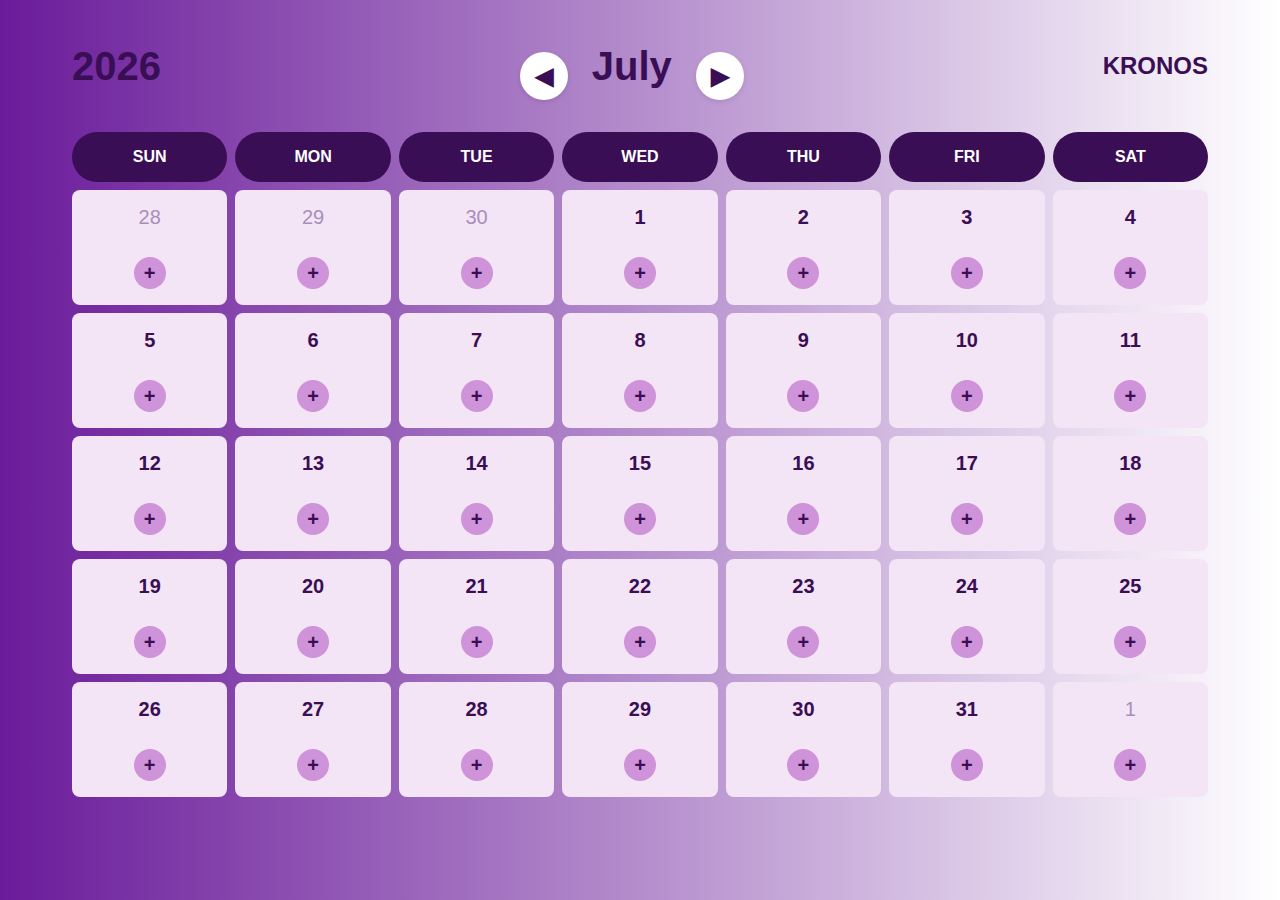
<file: c.html>
<!DOCTYPE html>
<html lang="en">
<head>
  <meta charset="UTF-8">
  <meta name="viewport" content="width=device-width, initial-scale=1.0">
  <title>Kronos Calendar</title>
  <style>
    * {
      margin: 0;
      padding: 0;
      box-sizing: border-box;
      font-family: 'Segoe UI', Tahoma, Geneva, Verdana, sans-serif;
    }
    
    body {
      background: linear-gradient(to right, #6a1b9a, #ffffff);
      min-height: 100vh;
    }
    
    .container {
      max-width: 1200px;
      margin: 0 auto;
      padding: 2rem;
    }
    
    .calendar-header {
      display: flex;
      justify-content: space-between;
      align-items: center;
      margin-bottom: 2rem;
    }
    
    .year {
      font-size: 2.5rem;
      font-weight: bold;
      color: #3a0e54;
    }
    
    .month-selector {
      display: flex;
      align-items: center;
      gap: 1.5rem;
    }
    
    .month {
      font-size: 2.5rem;
      font-weight: bold;
      color: #3a0e54;
    }
    
    .nav-button {
      background-color: white;
      border: none;
      border-radius: 50%;
      width: 3rem;
      height: 3rem;
      display: flex;
      align-items: center;
      justify-content: center;
      cursor: pointer;
      box-shadow: 0 2px 5px rgba(0,0,0,0.1);
      color: #3a0e54;
      font-size: 1.5rem;
    }
    
    .brand {
      font-size: 1.5rem;
      font-weight: bold;
      color: #3a0e54;
    }
    
    .weekdays {
      display: grid;
      grid-template-columns: repeat(7, 1fr);
      gap: 0.5rem;
      margin-bottom: 0.5rem;
    }
    
    .weekday {
      background-color: #3a0e54;
      color: white;
      padding: 1rem;
      text-align: center;
      border-radius: 2rem;
      font-weight: bold;
    }
    
    .calendar-grid {
      display: grid;
      grid-template-columns: repeat(7, 1fr);
      gap: 0.5rem;
    }
    
    .calendar-row {
      display: contents;
    }
    
    .calendar-day {
      background-color: #f3e5f5;
      border-radius: 0.5rem;
      padding: 1rem;
      min-height: 5rem;
      display: flex;
      flex-direction: column;
      align-items: center;
      position: relative;
    }
    
    .date-number {
      margin-bottom: 0.5rem;
      font-size: 1.25rem;
    }
    
    .current-month {
      color: #3a0e54;
      font-weight: bold;
    }
    
    .other-month {
      color: #aa8eba;
    }
    
    .add-event {
      width: 2rem;
      height: 2rem;
      background-color: #ce93d8;
      border: none;
      border-radius: 50%;
      color: #3a0e54;
      font-size: 1.25rem;
      display: flex;
      align-items: center;
      justify-content: center;
      cursor: pointer;
      transition: background-color 0.2s;
    }
    
    .add-event:hover {
      background-color: #ba68c8;
    }

    .event-list {
      width: 100%;
      margin-top: 0.5rem;
      display: flex;
      flex-direction: column;
      gap: 0.25rem;
      max-height: 5rem;
      overflow-y: auto;
    }
    
    .event-item {
      background-color: #9c27b0;
      color: white;
      font-size: 0.7rem;
      padding: 0.25rem 0.5rem;
      border-radius: 0.25rem;
      text-align: center;
      width: 100%;
      white-space: nowrap;
      overflow: hidden;
      text-overflow: ellipsis;
      cursor: pointer;
    }
    
    /* Modal styles */
    .modal {
      display: none;
      position: fixed;
      top: 0;
      left: 0;
      width: 100%;
      height: 100%;
      background-color: rgba(0, 0, 0, 0.5);
      z-index: 1000;
      justify-content: center;
      align-items: center;
      padding: 1rem;
    }
    
    .modal-content {
      background: white;
      padding: 2rem;
      border-radius: 1rem;
      box-shadow: 0 4px 20px rgba(0,0,0,0.2);
      width: 100%;
      max-width: 450px;
      position: relative;
      max-height: 90vh;
      overflow-y: auto;
    }
    
    .close-button {
      position: absolute;
      top: 1rem;
      right: 1rem;
      background: none;
      border: none;
      font-size: 1.5rem;
      cursor: pointer;
      color: #666;
      z-index: 10;
      padding: 0;
      line-height: 1;
      width: auto;
      margin-top: 0;
    }
    
    form {
      color: #333;
    }

    h2 {
      margin-bottom: 20px;
      text-align: center;
      color: #6a1b9a;
      font-size: 1.5rem;
    }

    label {
      margin-top: 10px;
      display: block;
      font-size: 0.9rem;
      color: #444;
    }

    input, select {
      width: 100%;
      padding: 6px 8px;
      margin-top: 5px;
      font-size: 0.85rem;
      border: 1px solid #ccc;
      border-radius: 6px;
      background: #f9f9f9;
      color: #000;
    }

    input[type="number"]::-webkit-inner-spin-button {
      -webkit-appearance: none;
    }

    button {
      width: 100%;
      padding: 10px;
      background: #6a1b9a;
      color: #fff;
      font-weight: bold;
      margin-top: 20px;
      cursor: pointer;
      border: none;
      border-radius: 6px;
      transition: background 0.3s;
      font-size: 0.95rem;
    }

    button[type="submit"]:hover {
      background: #4a0072;
    }

    .time-container {
      display: flex;
      gap: 0.5rem;
      margin-bottom: 1rem;
    }
    
    .time-input {
      flex: 1;
    }
    
    .ampm-select {
      width: 5rem;
    }
    
    .recurrence-options {
      display: none;
      margin-top: 10px;
    }
    
    select {
      margin-bottom: 10px;
    }
    
    .form-group {
      margin-bottom: 1rem;
    }

    /* Event details modal */
    .event-details {
      margin-top: 1rem;
    }

    .event-details p {
      margin-bottom: 0.5rem;
      font-size: 0.9rem;
    }

    .event-detail-label {
      font-weight: bold;
      color: #6a1b9a;
    }

    .event-actions {
      display: flex;
      gap: 1rem;
      margin-top: 1rem;
    }

    .event-actions button {
      flex: 1;
      margin-top: 0;
    }

    .delete-btn {
      background-color: #e53935;
    }

    .delete-btn:hover {
      background-color: #c62828;
    }
  </style>
</head>
<body>
  <div class="container">
    <div class="calendar-header">
      <div class="year" id="current-year">2025</div>
      <div class="month-selector">
        <button class="nav-button" id="prev-month">&#9664;</button>
        <div class="month" id="current-month">July</div>
        <button class="nav-button" id="next-month">&#9654;</button>
      </div>
      <div class="brand">KRONOS</div>
    </div>
    
    <div class="weekdays">
      <div class="weekday">SUN</div>
      <div class="weekday">MON</div>
      <div class="weekday">TUE</div>
      <div class="weekday">WED</div>
      <div class="weekday">THU</div>
      <div class="weekday">FRI</div>
      <div class="weekday">SAT</div>
    </div>
    
    <div class="calendar-grid" id="calendar-grid">
      <!-- Calendar days will be generated here by JavaScript -->
    </div>
  </div>
  
  <!-- Event Creation Modal -->
  <div class="modal" id="event-modal">
    <div class="modal-content">
      <button class="close-button" id="close-modal">&#10005;</button>
      
      <form id="event-form">
        <h2>Create New Event</h2>
        
        <input type="hidden" id="selected-date" name="event_date">
        
        <div class="form-group">
          <label>Event Title:</label>
          <input type="text" name="title" id="event-title" placeholder="Event Title" required>
        </div>
        
        <div class="form-group">
          <label>Description:</label>
          <input type="text" name="description" id="event-description" placeholder="Description">
        </div>
        
        <div class="form-group">
          <label>Date:</label>
          <input type="date" name="event_date" id="event-date-input" required>
        </div>
        
        <div id="ampm-wrapper">
          <div class="form-group">
            <label>Start Time:</label>
            <div class="time-container">
              <input type="time" name="start_time" id="event-start-time" class="time-input" required>
              <select name="start_ampm" class="ampm-select">
                <option value="AM">AM</option>
                <option value="PM">PM</option>
              </select>
            </div>
          </div>
          
          <div class="form-group">
            <label>End Time:</label>
            <div class="time-container">
              <input type="time" name="end_time" id="event-end-time" class="time-input" required>
              <select name="end_ampm" class="ampm-select">
                <option value="AM">AM</option>
                <option value="PM">PM</option>
              </select>
            </div>
          </div>
        </div>
        
        <div class="form-group">
          <label>Reminder (minutes before):</label>
          <input type="number" name="reminder_minutes_before" id="event-reminder" placeholder="e.g. 15" min="0">
        </div>
        
        <div class="form-group">
          <label>Is this event recurring?</label>
          <select name="is_recurring" id="is-recurring">
            <option value="no">No</option>
            <option value="yes">Yes</option>
          </select>
        </div>
        
        <div class="recurrence-options" id="recurrence-options">
          <label>Recurrence Rule:</label>
          <select name="recurrence_rule" id="recurrence-rule">
            <option value="daily">Daily</option>
            <option value="weekly">Weekly</option>
            <option value="monthly">Monthly</option>
            <option value="yearly">Yearly</option>
          </select>
        </div>
        
        <div class="form-group">
          <label>Invite Users (comma-separated emails):</label>
          <input type="text" name="invitees" id="event-invitees" placeholder="user1@example.com, user2@example.com">
        </div>
        
        <button type="submit">Create Event</button>
      </form>
    </div>
  </div>

  <!-- Event Details Modal -->
  <div class="modal" id="event-details-modal">
    <div class="modal-content">
      <button class="close-button" id="close-details-modal">&#10005;</button>
      
      <h2>Event Details</h2>
      
      <div class="event-details" id="event-details">
        <!-- Event details will be populated here -->
      </div>
      
      <div class="event-actions">
        <button class="edit-btn" id="edit-event-btn">Edit</button>
        <button class="delete-btn" id="delete-event-btn">Delete</button>
      </div>
    </div>
  </div>

  <script>
    // Calendar state
    let currentYear = new Date().getFullYear();
    let currentMonth = new Date().getMonth(); // 0-indexed where 0 is January
    let selectedDate = null;
    let selectedEvent = null;
    let events = [];
    
    // Month names array
    const monthNames = [
      "January", "February", "March", "April", "May", "June",
      "July", "August", "September", "October", "November", "December"
    ];
    
    // Load events from localStorage
  function loadEvents() {
  fetch('c.php')
    .then(response => response.json())
    .then(data => {
      events = data.map(e => {
        e.date = new Date(e.date);
        return e;
      });
      renderCalendar();
    })
    .catch(error => {
      console.error('Error loading events:', error);
    });
}

    
    // Save events to localStorage
    function saveEvents() {
      localStorage.setItem('calendarEvents', JSON.stringify(events));
    }
    
    // Get DOM elements
    const calendarGrid = document.getElementById('calendar-grid');
    const currentYearElement = document.getElementById('current-year');
    const currentMonthElement = document.getElementById('current-month');
    const prevMonthButton = document.getElementById('prev-month');
    const nextMonthButton = document.getElementById('next-month');
    const eventModal = document.getElementById('event-modal');
    const closeModalButton = document.getElementById('close-modal');
    const selectedDateInput = document.getElementById('selected-date');
    const eventDateInput = document.getElementById('event-date-input');
    const isRecurringSelect = document.getElementById('is-recurring');
    const recurrenceOptions = document.getElementById('recurrence-options');
    const eventForm = document.getElementById('event-form');
    const eventDetailsModal = document.getElementById('event-details-modal');
    const closeDetailsModalButton = document.getElementById('close-details-modal');
    const eventDetailsElement = document.getElementById('event-details');
    const editEventButton = document.getElementById('edit-event-btn');
    const deleteEventButton = document.getElementById('delete-event-btn');
    
    // Helper functions for date calculations
    function getDaysInMonth(year, month) {
      return new Date(year, month + 1, 0).getDate();
    }
    
    function getFirstDayOfMonth(year, month) {
      return new Date(year, month, 1).getDay();
    }
    
    // Format date as YYYY-MM-DD
    function formatDate(date) {
      const year = date.getFullYear();
      const month = String(date.getMonth() + 1).padStart(2, '0');
      const day = String(date.getDate()).padStart(2, '0');
      return `${year}-${month}-${day}`;
    }
    
    // Check if dates are the same day
    function isSameDay(date1, date2) {
      return date1.getFullYear() === date2.getFullYear() &&
             date1.getMonth() === date2.getMonth() &&
             date1.getDate() === date2.getDate();
    }
    
    // Generate and render calendar
    function renderCalendar() {
      // Clear existing content
      calendarGrid.innerHTML = '';
      
      // Update header
      currentYearElement.textContent = currentYear;
      currentMonthElement.textContent = monthNames[currentMonth];
      
      const daysInMonth = getDaysInMonth(currentYear, currentMonth);
      const firstDay = getFirstDayOfMonth(currentYear, currentMonth);
      
      // Get days from previous month
      const prevMonth = currentMonth === 0 ? 11 : currentMonth - 1;
      const prevYear = currentMonth === 0 ? currentYear - 1 : currentYear;
      const daysInPrevMonth = getDaysInMonth(prevYear, prevMonth);
      
      // Create array to hold all days to display
      const days = [];
      
      // Previous month days
      for (let i = firstDay - 1; i >= 0; i--) {
        days.push({
          day: daysInPrevMonth - i,
          currentMonth: false,
          date: new Date(prevYear, prevMonth, daysInPrevMonth - i)
        });
      }
      
      // Current month days
      for (let i = 1; i <= daysInMonth; i++) {
        days.push({
          day: i,
          currentMonth: true,
          date: new Date(currentYear, currentMonth, i)
        });
      }
      
      // Next month days (to fill out the grid)
      const totalCells = Math.ceil((firstDay + daysInMonth) / 7) * 7;
      const nextDaysNeeded = totalCells - days.length;
      
      const nextMonth = currentMonth === 11 ? 0 : currentMonth + 1;
      const nextYear = currentMonth === 11 ? currentYear + 1 : currentYear;
      
      for (let i = 1; i <= nextDaysNeeded; i++) {
        days.push({
          day: i,
          currentMonth: false,
          date: new Date(nextYear, nextMonth, i)
        });
      }
      
      // Create calendar rows
      for (let i = 0; i < days.length; i += 7) {
        const row = document.createElement('div');
        row.className = 'calendar-row';
        
        // Create days in this row
        for (let j = i; j < i + 7 && j < days.length; j++) {
          const day = days[j];
          const dayElement = document.createElement('div');
          dayElement.className = 'calendar-day';
          
          const dateNumber = document.createElement('div');
          dateNumber.className = day.currentMonth ? 'date-number current-month' : 'date-number other-month';
          dateNumber.textContent = day.day;
          
          const addButton = document.createElement('button');
          addButton.className = 'add-event';
          addButton.textContent = '+';
          addButton.setAttribute('data-date', formatDate(day.date));
          addButton.addEventListener('click', () => {
  // Navigate to create_event.html with date parameter
         window.location.href = `create_event.html?date=${formatDate(day.date)}`;
});
          
          dayElement.appendChild(dateNumber);
          dayElement.appendChild(addButton);
          
          // Add events for this day
          const dayEvents = getEventsForDay(day.date);
          if (dayEvents.length > 0) {
            const eventList = document.createElement('div');
            eventList.className = 'event-list';
            
            dayEvents.forEach(event => {
              const eventItem = document.createElement('div');
              eventItem.className = 'event-item';
              eventItem.textContent = event.title;
              eventItem.addEventListener('click', (e) => {
                // Stop propagation to avoid triggering parent elements' click events
                e.stopPropagation();
                openEventDetails(event);
              });
              eventList.appendChild(eventItem);
            });
            
            dayElement.appendChild(eventList);
          }
          
          calendarGrid.appendChild(dayElement);
        }
      }
    }
    
    // Get events for a specific day
    function getEventsForDay(date) {
      const dayEvents = [];
      
      events.forEach(event => {
        // Check for direct match
        if (isSameDay(new Date(event.date), date)) {
          dayEvents.push(event);
        }
        // Check for recurring events
        else if (event.recurrence && event.recurrence.rule) {
          const startDate = new Date(event.recurrence.startDate || event.date);
          
          if (date >= startDate) {
            const rule = event.recurrence.rule;
            
            if (rule === 'daily') {
              dayEvents.push(event);
            }
            else if (rule === 'weekly' && date.getDay() === startDate.getDay()) {
              dayEvents.push(event);
            }
            else if (rule === 'monthly' && date.getDate() === startDate.getDate()) {
              dayEvents.push(event);
            }
            else if (rule === 'yearly' && 
                     date.getDate() === startDate.getDate() && 
                     date.getMonth() === startDate.getMonth()) {
              dayEvents.push(event);
            }
          }
        }
      });
      
      return dayEvents;
    }
    
    // Navigation events
    prevMonthButton.addEventListener('click', () => {
      if (currentMonth === 0) {
        currentMonth = 11;
        currentYear--;
      } else {
        currentMonth--;
      }
      renderCalendar();
    });
    
    nextMonthButton.addEventListener('click', () => {
      if (currentMonth === 11) {
        currentMonth = 0;
        currentYear++;
      } else {
        currentMonth++;
      }
      renderCalendar();
    });
    
    // Event modal functions
    function openEventModal(date, event = null) {
      selectedDate = date;
      selectedEvent = event;
      
      const formattedDate = formatDate(date);
      selectedDateInput.value = formattedDate;
      eventDateInput.value = formattedDate;
      
      // If editing an existing event, populate the form
      if (event) {
        document.getElementById('event-title').value = event.title || '';
        document.getElementById('event-description').value = event.description || '';
        document.getElementById('event-start-time').value = event.startTime || '';
        document.getElementById('event-end-time').value = event.endTime || '';
        document.getElementById('event-reminder').value = event.reminderMinutes || '';
        document.getElementById('event-invitees').value = event.invitees || '';
        
        // Set recurrence options
        if (event.recurrence && event.recurrence.rule) {
          document.getElementById('is-recurring').value = 'yes';
          document.getElementById('recurrence-rule').value = event.recurrence.rule;
          recurrenceOptions.style.display = 'block';
        } else {
          document.getElementById('is-recurring').value = 'no';
          recurrenceOptions.style.display = 'none';
        }
      } else {
        // Reset form for new event
        eventForm.reset();
        eventDateInput.value = formattedDate;
        selectedDateInput.value = formattedDate;
        recurrenceOptions.style.display = 'none';
      }
      
      eventModal.style.display = 'flex';
    }
    
    // Open event details modal
    function openEventDetails(event) {
      selectedEvent = event;
      
      // Populate event details
      let detailsHTML = `
        <p><span class="event-detail-label">Title:</span> ${event.title}</p>
        <p><span class="event-detail-label">Date:</span> ${formatDate(new Date(event.date))}</p>
        <p><span class="event-detail-label">Time:</span> ${event.startTime || 'Not specified'} - ${event.endTime || 'Not specified'}</p>
      `;
      
      if (event.description) {
        detailsHTML += `<p><span class="event-detail-label">Description:</span> ${event.description}</p>`;
      }
      
      if (event.reminderMinutes) {
        detailsHTML += `<p><span class="event-detail-label">Reminder:</span> ${event.reminderMinutes} minutes before</p>`;
      }
      
      if (event.recurrence && event.recurrence.rule) {
        detailsHTML += `<p><span class="event-detail-label">Recurrence:</span> ${event.recurrence.rule}</p>`;
      }
      
      if (event.invitees) {
        detailsHTML += `<p><span class="event-detail-label">Invitees:</span> ${event.invitees}</p>`;
      }
      
      eventDetailsElement.innerHTML = detailsHTML;
      eventDetailsModal.style.display = 'flex';
    }
    
    closeModalButton.addEventListener('click', () => {
      eventModal.style.display = 'none';
    });
    
    closeDetailsModalButton.addEventListener('click', () => {
      eventDetailsModal.style.display = 'none';
    });
    
    // Close modals if clicking outside content
    eventModal.addEventListener('click', (e) => {
      if (e.target === eventModal) {
        eventModal.style.display = 'none';
      }
    });
    
    eventDetailsModal.addEventListener('click', (e) => {
      if (e.target === eventDetailsModal) {
        eventDetailsModal.style.display = 'none';
      }
    });
    
    // Event form submission
    eventForm.addEventListener('submit', function(e) {
      e.preventDefault();
      
      const eventData = {
        id: selectedEvent ? selectedEvent.id : Date.now().toString(),
        title: document.getElementById('event-title').value,
        description: document.getElementById('event-description').value,
        date: new Date(document.getElementById('event-date-input').value),
        startTime: document.getElementById('event-start-time').value,
        endTime: document.getElementById('event-end-time').value,
        reminderMinutes: document.getElementById('event-reminder').value,
        invitees: document.getElementById('event-invitees').value
      };
      
      // Add recurrence info if selected
      if (document.getElementById('is-recurring').value === 'yes') {
        eventData.recurrence = {
          rule: document.getElementById('recurrence-rule').value,
          startDate: new Date(document.getElementById('event-date-input').value)
        };
      }
      
      // If editing an existing event, update it
      if (selectedEvent) {
        const eventIndex = events.findIndex(e => e.id === selectedEvent.id);
        if (eventIndex !== -1) {
          events[eventIndex] = eventData;
        }
      } else {
        // Otherwise add new event
        events.push(eventData);
      }
      
      // Save events and close modal
      saveEvents();
      eventModal.style.display = 'none';
      
      // Re-render calendar to show new/updated event
      renderCalendar();
      
      // Simulate form submission to create_event.html
      // In a real implementation, you would use fetch or XMLHttpRequest
      console.log('Event data submitted:', eventData);
    });
    
    // Edit event button
    editEventButton.addEventListener('click', () => {
      if (selectedEvent) {
        eventDetailsModal.style.display = 'none';
        openEventModal(new Date(selectedEvent.date), selectedEvent);
      }
    });
    
    // Delete event button
 deleteEventButton.addEventListener('click', () => {
  if (selectedEvent) {
    // Redirect to delete_event.php with the event ID as a parameter
    window.location.href = `delete_event.php?id=${selectedEvent.id}`;
    eventDetailsModal.style.display = 'none';
  }
});
    
    // Toggle recurrence options
    isRecurringSelect.addEventListener('change', function() {
      recurrenceOptions.style.display = this.value === 'yes' ? 'block' : 'none';
    });
    
    // Time format handling
    window.addEventListener('DOMContentLoaded', () => {
      const timeFormat = localStorage.getItem("time_format");
      const ampmWrapper = document.getElementById("ampm-wrapper");

      if (timeFormat === "24") {
        ampmWrapper.style.display = "none";  // hide AM/PM
      } else {
        ampmWrapper.style.display = "block"; // show AM/PM
      }
      
      // Load events and render calendar
      loadEvents();
      renderCalendar();
    });
    
    // Check for events from create_event.html via URL parameters
    function checkForEventParameters() {
      const urlParams = new URLSearchParams(window.location.search);
      if (urlParams.has('title')) {
        const eventData = {
          id: Date.now().toString(),
          title: urlParams.get('title'),
          description: urlParams.get('description') || '',
          date: new Date(urlParams.get('event_date')),
          startTime: urlParams.get('start_time') || '',
          endTime: urlParams.get('end_time') || '',
          reminderMinutes: urlParams.get('reminder_minutes_before') || '',
          invitees: urlParams.get('invitees') || ''
        };
        
        if (urlParams.get('is_recurring') === 'yes') {
          eventData.recurrence = {
            rule: urlParams.get('recurrence_rule'),
            startDate: new Date(urlParams.get('event_date'))
          };
        }
        
        events.push(eventData);
        saveEvents();
        renderCalendar();
        
        // Clear URL parameters after processing
        window.history.replaceState({}, document.title, window.location.pathname);
      }
    }
    
    // Check for URL parameters when page loads
    window.addEventListener('load', checkForEventParameters);
    
    // Initialize calendar
    renderCalendar();
 
  
  </script>
</body>
</html>
</file>
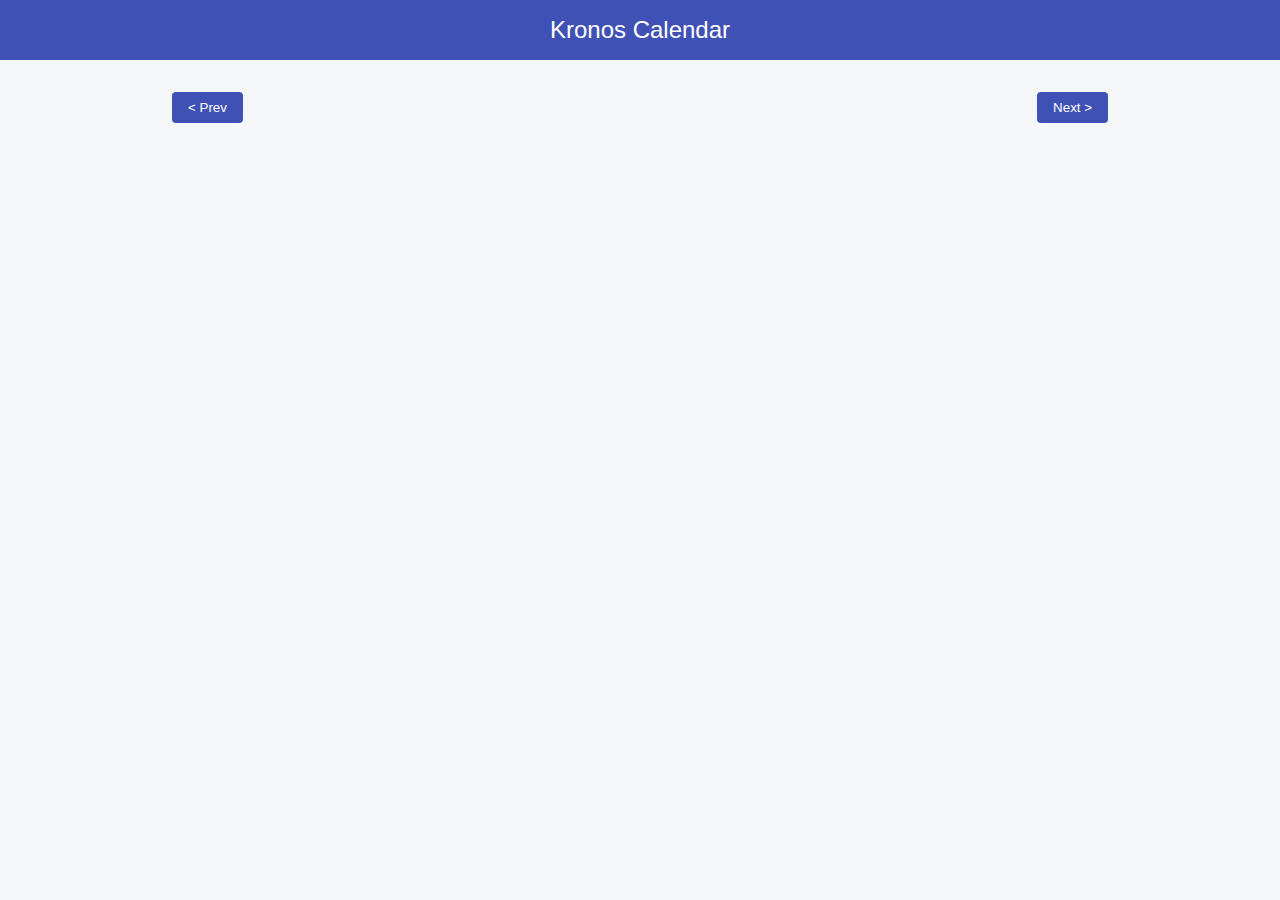
<file: cal.html>
<!DOCTYPE html>
<html lang="en">
<head>
    <meta charset="UTF-8">
    <title>Kronos Calendar</title>
    <style>
        * {
            margin: 0;
            padding: 0;
            box-sizing: border-box;
        }

        body {
            font-family: Arial, sans-serif;
            background-color: #f4f6f8;
        }

        header {
            background-color: #3f51b5;
            color: white;
            padding: 1rem;
            text-align: center;
            font-size: 1.5rem;
        }

        .calendar {
            padding: 2rem;
            max-width: 1000px;
            margin: auto;
        }

        .calendar-header {
            display: flex;
            justify-content: space-between;
            align-items: center;
            margin-bottom: 1rem;
        }

        .calendar-header button {
            background-color: #3f51b5;
            color: white;
            border: none;
            padding: 0.5rem 1rem;
            border-radius: 4px;
            cursor: pointer;
        }

        .calendar-grid {
            display: grid;
            grid-template-columns: repeat(7, 1fr);
            gap: 0.5rem;
        }

        .day-name {
            font-weight: bold;
            text-align: center;
            background-color: #e3e3e3;
            padding: 0.5rem 0;
        }

        .day {
            background-color: white;
            border-radius: 6px;
            padding: 0.5rem;
            height: 100px;
            position: relative;
            box-shadow: 0 0 5px rgba(0,0,0,0.1);
        }

        .day.other-month {
            background-color: #f0f0f0;
            color: #999;
        }

        .day-number {
            font-weight: bold;
        }

        .add-event {
            position: absolute;
            bottom: 5px;
            right: 5px;
            background-color: #3f51b5;
            color: white;
            border: none;
            border-radius: 50%;
            width: 24px;
            height: 24px;
            display: flex;
            align-items: center;
            justify-content: center;
            cursor: pointer;
            font-size: 18px;
        }

        .form-overlay {
            position: fixed;
            top: 0;
            left: 0;
            width: 100%;
            height: 100%;
            background: rgba(0,0,0,0.5);
            display: none;
            justify-content: center;
            align-items: center;
        }

        .event-form {
            background-color: white;
            padding: 1rem;
            border-radius: 10px;
            width: 400px;
            box-shadow: 0 0 10px rgba(0,0,0,0.3);
        }

        .event-form h2 {
            margin-bottom: 1rem;
        }

        .event-form input, .event-form select, .event-form textarea {
            width: 100%;
            margin-bottom: 0.75rem;
            padding: 0.5rem;
            border-radius: 6px;
            border: 1px solid #ccc;
        }

        .event-form button {
            background-color: #3f51b5;
            color: white;
            border: none;
            padding: 0.5rem 1rem;
            border-radius: 4px;
            cursor: pointer;
        }

        .event-form .btn-group {
            display: flex;
            justify-content: space-between;
        }
    </style>
</head>
<body>
    <header>
        Kronos Calendar
    </header>

    <div class="calendar">
        <div class="calendar-header">
            <button id="prev-month">&lt; Prev</button>
            <h2 id="month-year"></h2>
            <button id="next-month">Next &gt;</button>
        </div>
        <div class="calendar-grid" id="calendar-grid">
            <!-- Days of week and calendar dates go here -->
        </div>
    </div>

    <div class="form-overlay" id="event-form-overlay">
        <div class="event-form">
            <h2>Add Event</h2>
            <input type="text" id="event-title" placeholder="Event Title">
            <textarea id="event-description" placeholder="Description"></textarea>
            <input type="date" id="event-date">
            <input type="time" id="event-start-time" placeholder="Start Time">
            <input type="time" id="event-end-time" placeholder="End Time">
            <input type="number" id="event-reminder" placeholder="Reminder (minutes)">
            <select id="event-recurring">
                <option value="no">Does Not Repeat</option>
                <option value="yes">Repeats</option>
            </select>
            <input type="text" id="event-recurrence-rule" placeholder="Recurrence Rule (e.g., Weekly)" style="display: none;">
            <input type="text" id="event-invitees" placeholder="Invite (comma-separated emails)">
            <div class="btn-group">
                <button id="create-event-btn">Create</button>
                <button id="close-form-btn">Cancel</button>
            </div>
        </div>
    </div>

    <script>
        document.addEventListener('DOMContentLoaded', function () {
            const calendarGrid = document.getElementById('calendar-grid');
            const monthYearLabel = document.getElementById('month-year');
            const eventFormOverlay = document.getElementById('event-form-overlay');
            const closeFormBtn = document.getElementById('close-form-btn');
            const createEventBtn = document.getElementById('create-event-btn');
            const eventDateInput = document.getElementById('event-date');
            const recurringSelect = document.getElementById('event-recurring');
            const recurrenceRuleInput = document.getElementById('event-recurrence-rule');

            const dayNames = ['Sun', 'Mon', 'Tue', 'Wed', 'Thu', 'Fri', 'Sat'];
            let currentDate = new Date();

            recurringSelect.addEventListener('change', function () {
                recurrenceRuleInput.style.display = recurringSelect.value === "yes" ? 'block' : 'none';
            });

            function updateCalendar() {
                calendarGrid.innerHTML = '';
                monthYearLabel.textContent = currentDate.toLocaleDateString('default', { month: 'long', year: 'numeric' });

                dayNames.forEach(day => {
                    const dayHeader = document.createElement('div');
                    dayHeader.className = 'day-name';
                    dayHeader.textContent = day;
                    calendarGrid.appendChild(dayHeader);
                });

                const firstDay = new Date(currentDate.getFullYear(), currentDate.getMonth(), 1);
                const startDay = firstDay.getDay();
                const lastDate = new Date(currentDate.getFullYear(), currentDate.getMonth() + 1, 0).getDate();
                const prevLastDate = new Date(currentDate.getFullYear(), currentDate.getMonth(), 0).getDate();

                const totalCells = 42;
                for (let i = 0; i < totalCells; i++) {
                    let dayNum = '';
                    let isOtherMonth = false;
                    let displayDate;

                    if (i < startDay) {
                        dayNum = prevLastDate - startDay + i + 1;
                        isOtherMonth = true;
                        displayDate = new Date(currentDate.getFullYear(), currentDate.getMonth() - 1, dayNum);
                    } else if (i >= startDay + lastDate) {
                        dayNum = i - (startDay + lastDate) + 1;
                        isOtherMonth = true;
                        displayDate = new Date(currentDate.getFullYear(), currentDate.getMonth() + 1, dayNum);
                    } else {
                        dayNum = i - startDay + 1;
                        displayDate = new Date(currentDate.getFullYear(), currentDate.getMonth(), dayNum);
                    }

                    const dayElement = document.createElement('div');
                    dayElement.className = 'day' + (isOtherMonth ? ' other-month' : '');

                    const dayNumber = document.createElement('div');
                    dayNumber.className = 'day-number';
                    dayNumber.textContent = dayNum;

                    const addEvent = document.createElement('button');
                    addEvent.className = 'add-event';
                    addEvent.innerHTML = '+';

                    addEvent.addEventListener('click', function (e) {
                        e.stopPropagation();
                        eventDateInput.value = displayDate.toISOString().split('T')[0];
                        eventFormOverlay.style.display = 'flex';
                    });

                    dayElement.appendChild(dayNumber);
                    dayElement.appendChild(addEvent);
                    calendarGrid.appendChild(dayElement);
                }
            }

            document.getElementById('prev-month
</file>
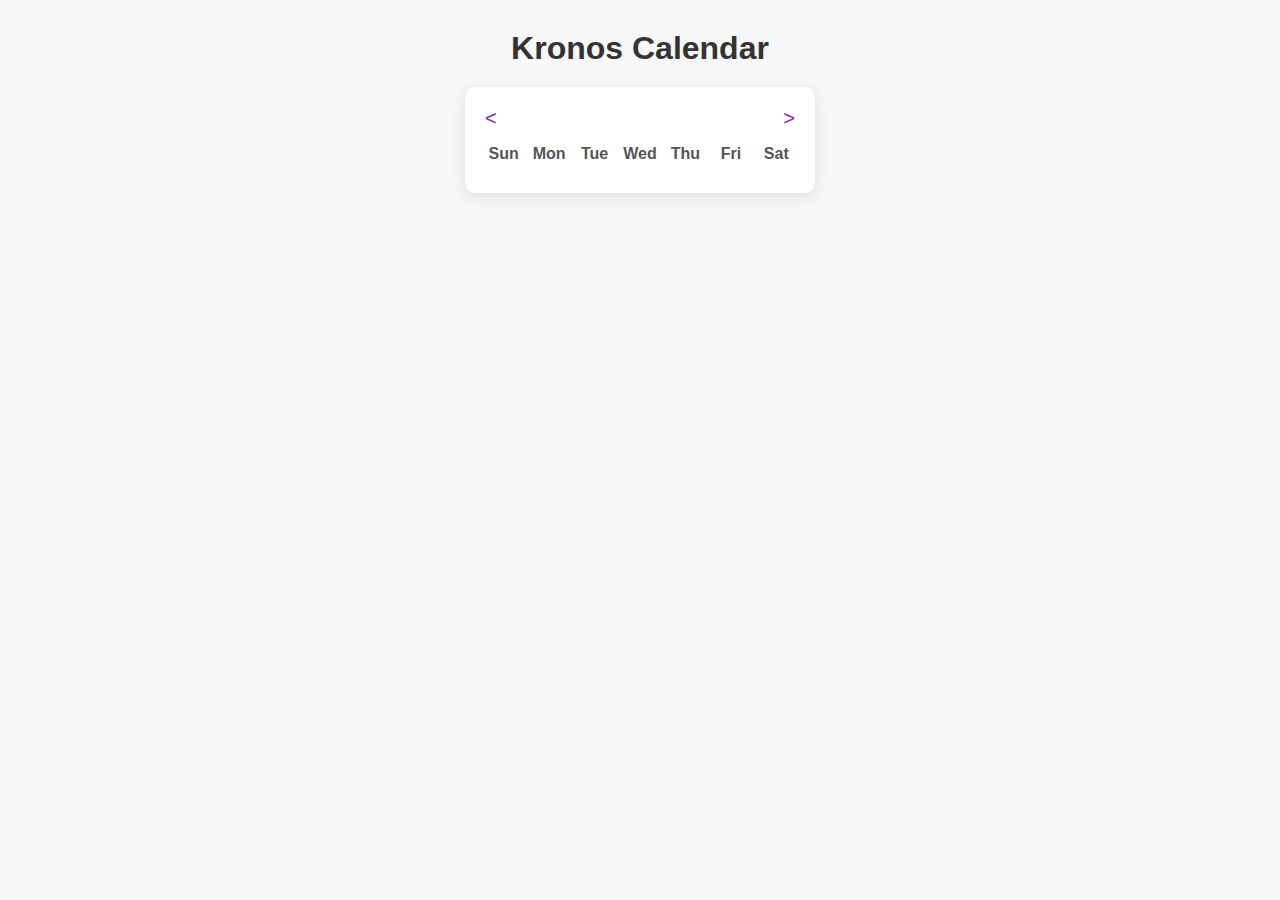
<file: calendar.html>
<!DOCTYPE html>
<html lang="en">
<head>
  <meta charset="UTF-8">
  <title>White Calendar - Kronos</title>
  <style>
    * {
      box-sizing: border-box;
      font-family: 'Poppins', sans-serif;
      margin: 0;
      padding: 0;
    }

    body {
      background-color: #f7f7f7;
      display: flex;
      flex-direction: column;
      align-items: center;
      padding: 30px;
      min-height: 100vh;
    }

    h1 {
      margin-bottom: 20px;
      color: #333;
    }

    .calendar {
      background-color: white;
      border-radius: 10px;
      box-shadow: 0 4px 15px rgba(0, 0, 0, 0.1);
      width: 350px;
      padding: 20px;
      text-align: center;
    }

    .calendar-header {
      display: flex;
      justify-content: space-between;
      align-items: center;
      margin-bottom: 15px;
    }

    .calendar-header button {
      background: none;
      border: none;
      font-size: 20px;
      cursor: pointer;
      color: #822ea8;
    }

    .calendar-header span {
      font-weight: 600;
      font-size: 18px;
    }

    .days {
      display: grid;
      grid-template-columns: repeat(7, 1fr);
      gap: 8px;
      color: #555;
      font-weight: bold;
      margin-bottom: 10px;
    }

    .dates {
      display: grid;
      grid-template-columns: repeat(7, 1fr);
      gap: 8px;
    }

    .date {
      padding: 10px 0;
      border-radius: 6px;
      background-color: #fff;
      color: #333;
      transition: background-color 0.2s;
    }

    .date:hover {
      background-color: #f1e9ff;
      cursor: pointer;
    }

    .today {
      background-color: #822ea8;
      color: white;
      font-weight: bold;
    }
  </style>
</head>
<body>

  <h1>Kronos Calendar</h1>

  <div class="calendar">
    <div class="calendar-header">
      <button onclick="prevMonth()">&lt;</button>
      <span id="monthYear"></span>
      <button onclick="nextMonth()">&gt;</button>
    </div>

    <div class="days">
      <div>Sun</div><div>Mon</div><div>Tue</div><div>Wed</div><div>Thu</div><div>Fri</div><div>Sat</div>
    </div>

    <div class="dates" id="dates"></div>
  </div>

  <script>
    const datesEl = document.getElementById("dates");
    const monthYear = document.getElementById("monthYear");
    const date = new Date();

    let currentMonth = date.getMonth();
    let currentYear = date.getFullYear();

    function renderCalendar(month, year) {
      const firstDay = new Date(year, month, 1).getDay();
      const lastDate = new Date(year, month + 1, 0).getDate();

      datesEl.innerHTML = "";

      monthYear.innerText = ${date.toLocaleString('default', { month: 'long' })} ${year};

      // Add empty boxes before the 1st day
      for (let i = 0; i < firstDay; i++) {
        const empty = document.createElement("div");
        datesEl.appendChild(empty);
      }
</file>
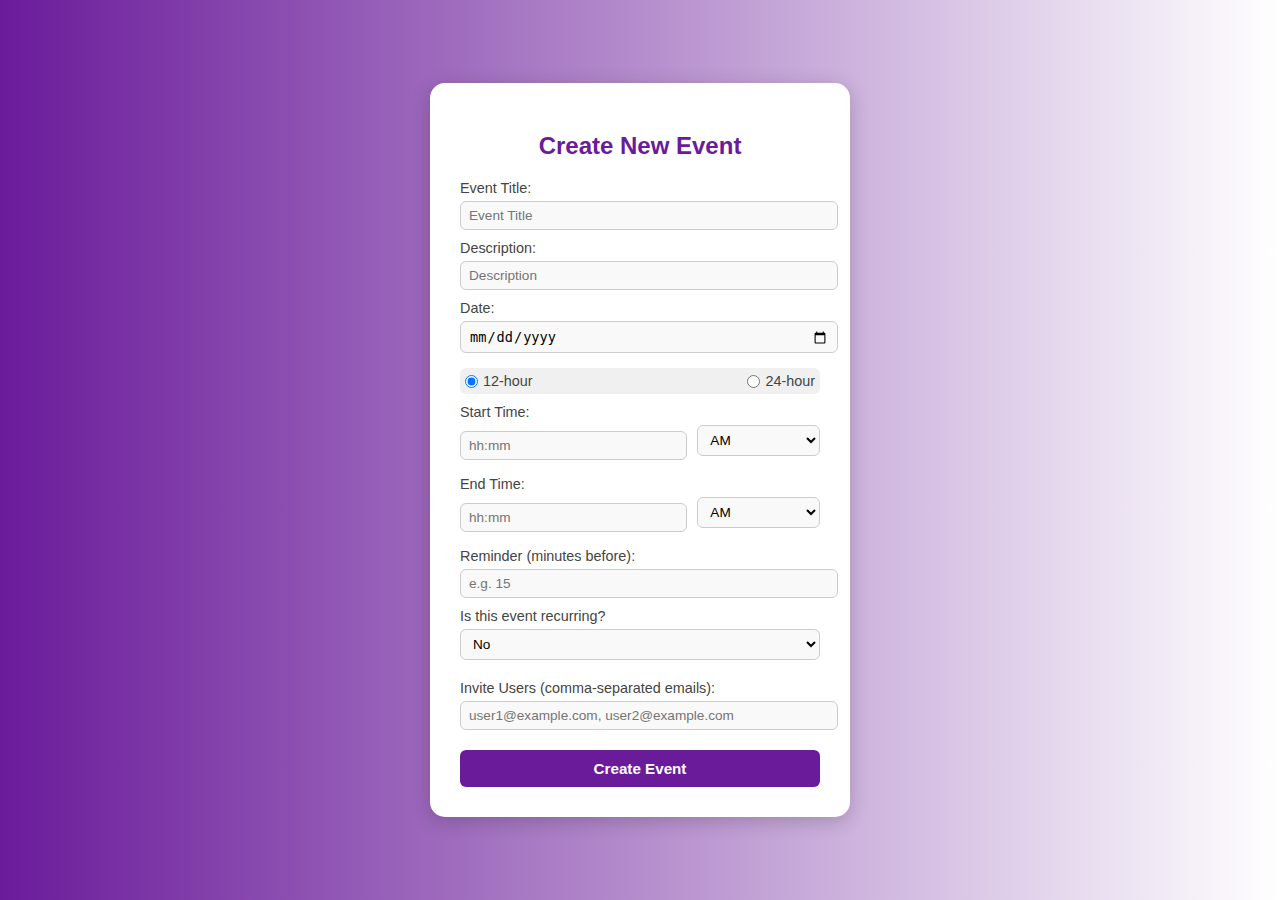
<file: create_event.html>
<!DOCTYPE html>
<html lang="en">
<head>
  <meta charset="UTF-8">
  <title>Create Event</title>
  <style>
    body {
      font-family: 'Poppins', sans-serif;
      background: linear-gradient(to right, #6a1b9a, #ffffff);
      min-height: 100vh;
      display: flex;
      justify-content: center;
      align-items: center;
      margin: 0;
    }

    form {
      background: #ffffff;
      padding: 30px;
      border-radius: 15px;
      box-shadow: 0 4px 20px rgba(0,0,0,0.2);
      width: 360px;
      color: #333;
    }

    h2 {
      margin-bottom: 20px;
      text-align: center;
      color: #6a1b9a;
      font-size: 1.5rem;
    }

    label {
      margin-top: 10px;
      display: block;
      font-size: 0.9rem;
      color: #444;
    }

    input, select {
      width: 100%;
      padding: 6px 8px;
      margin-top: 5px;
      font-size: 0.85rem;
      border: 1px solid #ccc;
      border-radius: 6px;
      background: #f9f9f9;
      color: #000;
    }

    input[type="number"]::-webkit-inner-spin-button {
      -webkit-appearance: none;
    }

    button {
      width: 100%;
      padding: 10px;
      background: #6a1b9a;
      color: #fff;
      font-weight: bold;
      margin-top: 20px;
      cursor: pointer;
      border: none;
      border-radius: 6px;
      transition: background 0.3s;
      font-size: 0.95rem;
    }

    button:hover {
      background: #4a0072;
    }

    .recurrence-options {
      display: none;
      margin-top: 10px;
    }

    select {
      margin-bottom: 10px;
    }
    
    .time-format-selector {
      display: flex;
      justify-content: space-between;
      align-items: center;
      margin-top: 15px;
      margin-bottom: 10px;
      padding: 5px;
      background: #f0f0f0;
      border-radius: 6px;
    }
    
    .time-format-selector label {
      margin: 0;
      display: flex;
      align-items: center;
      cursor: pointer;
    }
    
    .time-format-selector input[type="radio"] {
      width: auto;
      margin: 0 5px 0 0;
    }
    
    .time-input-12h, .time-input-24h {
      margin-top: 10px;
    }
    
    .time-input-wrapper {
      display: flex;
      gap: 10px;
      align-items: center;
    }
    
    .time-input-wrapper input {
      flex: 2;
    }
    
    .time-input-wrapper select {
      flex: 1;
    }
  </style>
</head>
<body>
  <form action="create_event.php" method="post">
    <h2>Create New Event</h2>

    <label>Event Title:</label>
    <input type="text" name="title" placeholder="Event Title" required>

    <label>Description:</label>
    <input type="text" name="description" placeholder="Description">

    <label>Date:</label>
    <input type="date" name="event_date" required>
    
    <div class="time-format-selector">
      <label>
        <input type="radio" name="time_format" value="12" checked> 12-hour
      </label>
      <label>
        <input type="radio" name="time_format" value="24"> 24-hour
      </label>
    </div>

    <div class="time-input-12h">
      <label>Start Time:</label>
      <div class="time-input-wrapper">
        <input type="text" name="start_time_12h" placeholder="hh:mm" pattern="(0?[1-9]|1[0-2]):[0-5][0-9]" required>
        <select name="start_ampm">
          <option value="AM">AM</option>
          <option value="PM">PM</option>
        </select>
      </div>

      <label>End Time:</label>
      <div class="time-input-wrapper">
        <input type="text" name="end_time_12h" placeholder="hh:mm" pattern="(0?[1-9]|1[0-2]):[0-5][0-9]" required>
        <select name="end_ampm">
          <option value="AM">AM</option>
          <option value="PM">PM</option>
        </select>
      </div>
    </div>
    
    <div class="time-input-24h" style="display: none;">
      <label>Start Time:</label>
      <input type="text" name="start_time_24h" placeholder="00:00 - 23:59" pattern="([01]?[0-9]|2[0-3]):[0-5][0-9]">
      
      <label>End Time:</label>
      <input type="text" name="end_time_24h" placeholder="00:00 - 23:59" pattern="([01]?[0-9]|2[0-3]):[0-5][0-9]">
    </div>

    <label>Reminder (minutes before):</label>
    <input type="number" name="reminder_minutes_before" placeholder="e.g. 15" min="0">

    <label>Is this event recurring?</label>
    <select name="is_recurring" onchange="toggleRecurrence(this.value)">
      <option value="no">No</option>
      <option value="yes">Yes</option>
    </select>

    <div class="recurrence-options" id="recurrence-options">
      <label>Recurrence Rule:</label>
      <select name="recurrence_rule">
        <option value="daily">Daily</option>
        <option value="weekly">Weekly</option>
        <option value="monthly">Monthly</option>
        <option value="yearly">Yearly</option>
      </select>
    </div>

    <label>Invite Users (comma-separated emails):</label>
    <input type="text" name="invitees" placeholder="user1@example.com, user2@example.com">

    <button type="submit">Create Event</button>
  </form>

  <script>
    // Toggle recurrence options
    function toggleRecurrence(value) {
      const options = document.getElementById('recurrence-options');
      options.style.display = value === "yes" ? 'block' : 'none';
    }
    
    // Handle time format toggle
    document.addEventListener('DOMContentLoaded', () => {
      const timeFormatRadios = document.querySelectorAll('input[name="time_format"]');
      const timeInput12h = document.querySelector('.time-input-12h');
      const timeInput24h = document.querySelector('.time-input-24h');
      
      // Load saved preference if exists
      const savedFormat = localStorage.getItem("time_format");
      if (savedFormat) {
        document.querySelector(`input[name="time_format"][value="${savedFormat}"]`).checked = true;
        updateTimeInputDisplay(savedFormat);
      }
      
      // Add event listeners to radio buttons
      timeFormatRadios.forEach(radio => {
        radio.addEventListener('change', (e) => {
          const format = e.target.value;
          updateTimeInputDisplay(format);
          
          // Save preference to localStorage
          localStorage.setItem("time_format", format);
        });
      });
      
      function updateTimeInputDisplay(format) {
        if (format === "24") {
          timeInput12h.style.display = "none";
          timeInput24h.style.display = "block";
          document.querySelector('input[name="start_time_24h"]').setAttribute('required', '');
          document.querySelector('input[name="end_time_24h"]').setAttribute('required', '');
          document.querySelector('input[name="start_time_12h"]').removeAttribute('required');
          document.querySelector('input[name="end_time_12h"]').removeAttribute('required');
        } else {
          timeInput12h.style.display = "block";
          timeInput24h.style.display = "none";
          document.querySelector('input[name="start_time_12h"]').setAttribute('required', '');
          document.querySelector('input[name="end_time_12h"]').setAttribute('required', '');
          document.querySelector('input[name="start_time_24h"]').removeAttribute('required');
          document.querySelector('input[name="end_time_24h"]').removeAttribute('required');
        }
      }
      
      // Add time validation
      const timeInputs12h = document.querySelectorAll('input[name="start_time_12h"], input[name="end_time_12h"]');
      timeInputs12h.forEach(input => {
        input.addEventListener('blur', function() {
          const pattern = /(0?[1-9]|1[0-2]):[0-5][0-9]/;
          if (!pattern.test(this.value) && this.value !== '') {
            alert('Please enter time in 12-hour format (1:00 - 12:59)');
          }
        });
      });
      
      const timeInputs24h = document.querySelectorAll('input[name="start_time_24h"], input[name="end_time_24h"]');
      timeInputs24h.forEach(input => {
        input.addEventListener('blur', function() {
          const pattern = /([01]?[0-9]|2[0-3]):[0-5][0-9]/;
          if (!pattern.test(this.value) && this.value !== '') {
            alert('Please enter time in 24-hour format (00:00 - 23:59)');
          }
        });
      });
      
      // Handle form submission to consolidate time fields
      const form = document.querySelector('form');
      form.addEventListener('submit', (e) => {
        const format = document.querySelector('input[name="time_format"]:checked').value;
        
        // Create hidden input to pass the selected format
        const formatInput = document.createElement('input');
        formatInput.type = 'hidden';
        formatInput.name = 'selected_time_format';
        formatInput.value = format;
        form.appendChild(formatInput);
      });
    });
  </script>
</body>
</html>
</file>
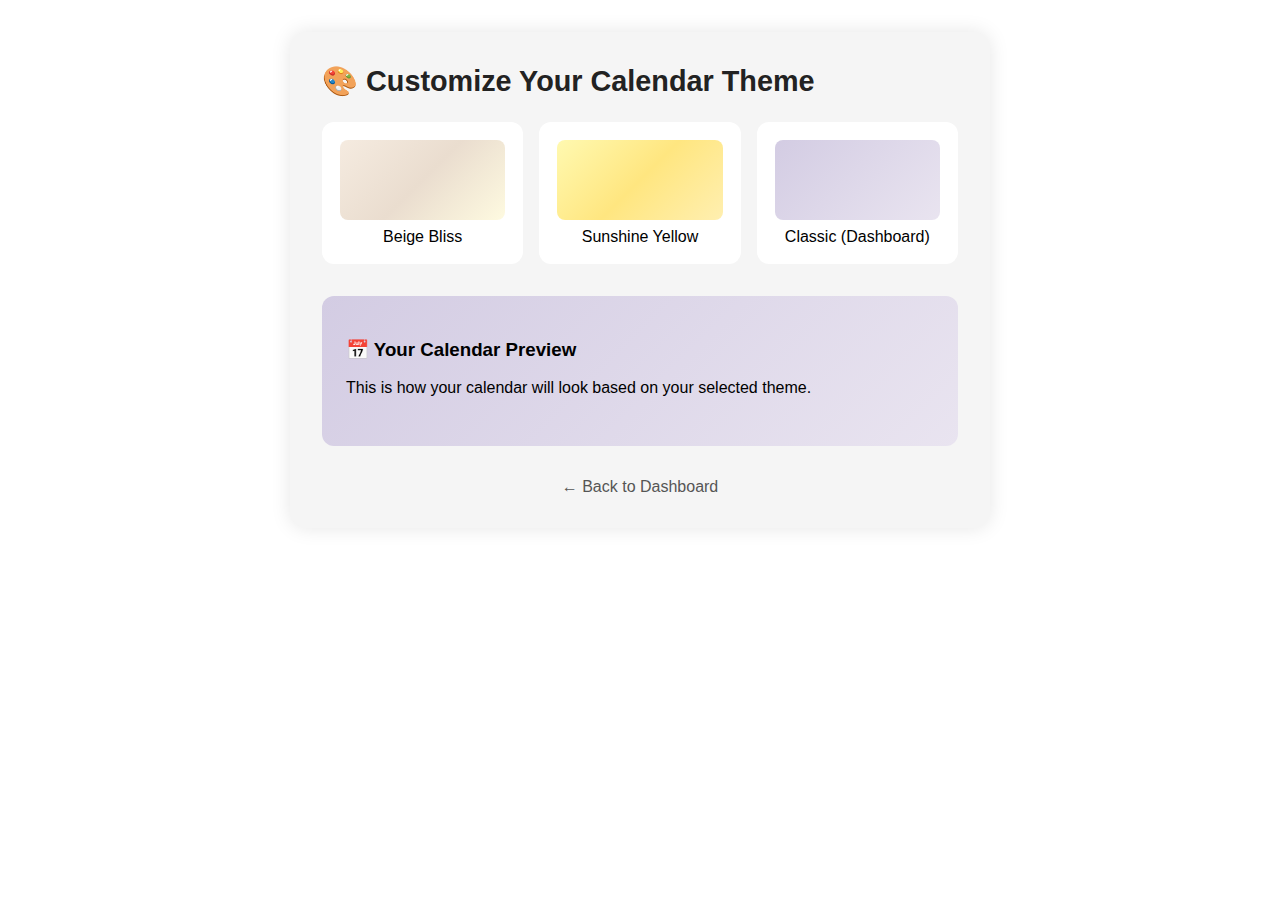
<file: design.html>
<!DOCTYPE html>
<html lang="en">
<head>
  <meta charset="UTF-8" />
  <title>Kronos | Design</title>
  <style>
    * {
      box-sizing: border-box;
      font-family: 'Segoe UI', sans-serif;
    }

    body {
      background: #ffffff;
      color: #000000;
      padding: 2rem;
      margin: 0;
    }

    .design-container {
      max-width: 700px;
      margin: auto;
      padding: 2rem;
      background: #f5f5f5;
      border-radius: 16px;
      box-shadow: 0 0 20px rgba(0,0,0,0.1);
    }

    .heading {
      font-size: 1.8rem;
      font-weight: 600;
      margin-bottom: 1.5rem;
      color: #222;
    }

    .themes {
      display: flex;
      justify-content: space-between;
      gap: 1rem;
      flex-wrap: wrap;
    }

    .theme-option {
      flex: 1;
      background: #fff;
      padding: 1rem;
      border-radius: 12px;
      text-align: center;
      border: 2px solid transparent;
      cursor: pointer;
      transition: all 0.3s ease;
      min-width: 180px;
    }

    .theme-option:hover {
      transform: scale(1.03);
      border-color: #999;
    }

    .theme-option input {
      display: none;
    }

    .theme-preview {
      width: 100%;
      height: 80px;
      border-radius: 8px;
      margin-bottom: 0.5rem;
    }

    .beige {
      background: linear-gradient(135deg, #f5ebe0, #eaddcf, #fefae0);
    }

    .yellowish {
      background: linear-gradient(135deg, #fff9b0, #ffe680, #ffefb0);
    }

    .default {
      background: linear-gradient(135deg, #d3cce3, #e9e4f0);
    }

    .theme-label {
      font-size: 1rem;
      font-weight: 500;
    }

    .calendar {
      margin-top: 2rem;
      padding: 1.5rem;
      border-radius: 12px;
      min-height: 150px;
      transition: background 0.4s, color 0.4s;
    }

    .calendar.beige {
      background: #fefae0;
      color: #4b4b4b;
    }

    .calendar.yellowish {
      background: #fff9cc;
      color: #333;
    }

    .calendar.default {
      background: linear-gradient(135deg, #d3cce3, #e9e4f0);
      color: #000000;
    }

    .back-btn {
      display: block;
      margin-top: 2rem;
      text-align: center;
      text-decoration: none;
      font-weight: 500;
      color: #555;
      transition: color 0.3s ease;
    }

    .back-btn:hover {
      color: #000;
    }
  </style>
</head>
<body>

  <div class="design-container">
    <div class="heading">🎨 Customize Your Calendar Theme</div>

    <div class="themes">
      <label class="theme-option">
        <input type="radio" name="theme" value="beige" onchange="applyTheme(this.value)">
        <div class="theme-preview beige"></div>
        <div class="theme-label">Beige Bliss</div>
      </label>

      <label class="theme-option">
        <input type="radio" name="theme" value="yellowish" onchange="applyTheme(this.value)">
        <div class="theme-preview yellowish"></div>
        <div class="theme-label">Sunshine Yellow</div>
      </label>

      <label class="theme-option">
        <input type="radio" name="theme" value="default" onchange="applyTheme(this.value)">
        <div class="theme-preview default"></div>
        <div class="theme-label">Classic (Dashboard)</div>
      </label>
    </div>

    <div id="calendar" class="calendar default">
      <h3>📅 Your Calendar Preview</h3>
      <p>This is how your calendar will look based on your selected theme.</p>
    </div>

    <a href="dashboard.php" class="back-btn">← Back to Dashboard</a>
  </div>

  <script>
    function applyTheme(theme) {
      const calendar = document.getElementById("calendar");
      calendar.className = "calendar " + theme;
      localStorage.setItem("calendarTheme", theme);
    }

    window.onload = function () {
      const savedTheme = localStorage.getItem("calendarTheme") || "default";
      document.getElementById("calendar").className = "calendar " + savedTheme;
      const radio = document.querySelector(input[value="${savedTheme}"]);
      if (radio) radio.checked = true;
    };
  </script>
</body>
</html>
</file>
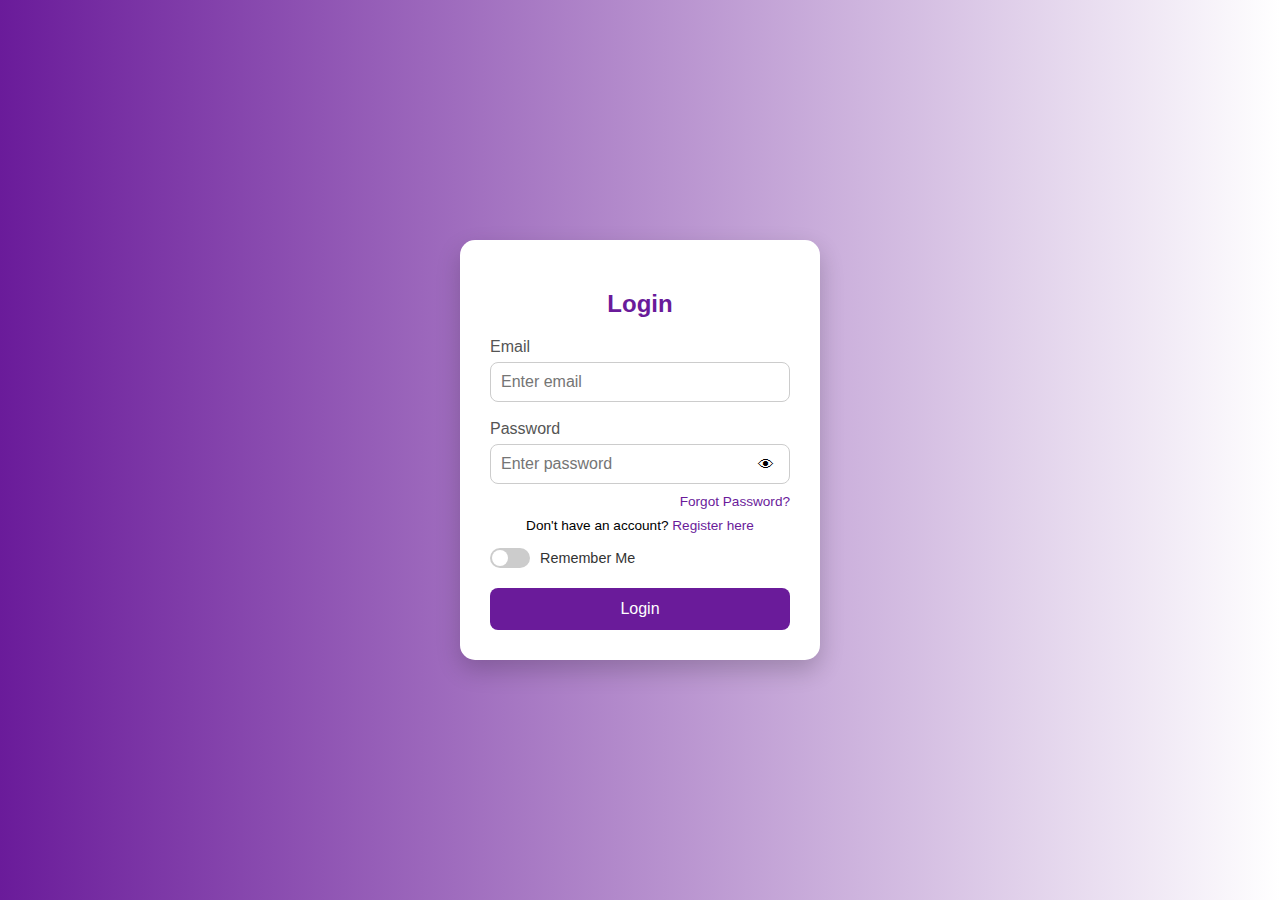
<file: login.html>
<!DOCTYPE html>
<html lang="en">
<head>
  <meta charset="UTF-8" />
  <meta name="viewport" content="width=device-width, initial-scale=1.0"/>
  <title>Login Page</title>
  <style>
    body {
      margin: 0;
      padding: 0;
      font-family: 'Segoe UI', sans-serif;
      background: linear-gradient(to right, #6a1b9a, #ffffff);
      height: 100vh;
      display: flex;
      justify-content: center;
      align-items: center;
    }

    .login-card {
      background-color: white;
      padding: 30px;
      border-radius: 15px;
      box-shadow: 0 10px 25px rgba(0, 0, 0, 0.2);
      width: 300px;
    }

    .login-card h2 {
      text-align: center;
      margin-bottom: 20px;
      color: #6a1b9a;
    }

    .form-group {
      position: relative;
      margin-bottom: 18px;
    }

    .form-group label {
      display: block;
      margin-bottom: 6px;
      color: #555;
    }

    .form-group input {
      width: 100%;
      padding: 10px;
      font-size: 1rem;
      border: 1px solid #ccc;
      border-radius: 8px;
      box-sizing: border-box;
    }

    .eye-btn {
      position: absolute;
      right: 10px;
      top: 35px;
      background: none;
      border: none;
      font-size: 1rem;
      cursor: pointer;
    }

    .forgot-password {
      text-align: right;
      margin-top: -10px;
      margin-bottom: 10px;
    }

    .forgot-password a {
      text-decoration: none;
      font-size: 0.85rem;
      color: #6a1b9a;
    }

    .register-link {
      text-align: center;
      margin-top: -5px;
      margin-bottom: 15px;
      font-size: 0.85rem;
    }

    .register-link a {
      color: #6a1b9a;
      text-decoration: none;
    }

    .remember-container {
      display: flex;
      align-items: center;
      margin-bottom: 20px;
    }

    .remember-container input[type="checkbox"] {
      display: none;
    }

    .toggle-label {
      position: relative;
      width: 40px;
      height: 20px;
      background: #ccc;
      border-radius: 20px;
      cursor: pointer;
      margin-right: 10px;
    }

    .toggle-label::after {
      content: "";
      position: absolute;
      top: 2px;
      left: 2px;
      width: 16px;
      height: 16px;
      background: white;
      border-radius: 50%;
      transition: 0.3s;
    }

    input[type="checkbox"]:checked + .toggle-label {
      background: #4caf50;
    }

    input[type="checkbox"]:checked + .toggle-label::after {
      transform: translateX(20px);
    }

    .remember-text {
      color: #333;
      font-size: 0.9rem;
    }

    .login-btn {
      width: 100%;
      padding: 12px;
      background: #6a1b9a;
      color: white;
      border: none;
      border-radius: 8px;
      font-size: 1rem;
      cursor: pointer;
      transition: background 0.3s;
    }

    .login-btn:hover {
      background: #4a0072;
    }
  </style>
</head>
<body>

  <div class="login-card">
    <h2>Login</h2>
    <form action="login.php" method="POST">
      <div class="form-group">
        <label for="email">Email</label>
        <input type="email" id="email" name="email" placeholder="Enter email" required />
      </div>

      <div class="form-group">
        <label for="password">Password</label>
        <input type="password" id="password" name="password" placeholder="Enter password" required />
        <button type="button" class="eye-btn" onclick="togglePassword()">👁</button>
      </div>

      <div class="forgot-password">
        <a href="reset_password.html">Forgot Password?</a>
      </div>

      <div class="register-link">
        <p>Don't have an account? <a href="registration.html">Register here</a></p>
      </div>

      <div class="remember-container">
        <input type="checkbox" id="remember" />
        <label for="remember" class="toggle-label"></label>
        <span class="remember-text">Remember Me</span>
      </div>

      <button type="submit" class="login-btn">Login</button>
    </form>
  </div>

  <script>
    function togglePassword() {
      const passwordField = document.getElementById("password");
      const type = passwordField.getAttribute("type");
      passwordField.setAttribute("type", type === "password" ? "text" : "password");
    }
  </script>

</body>
</html>
</file>
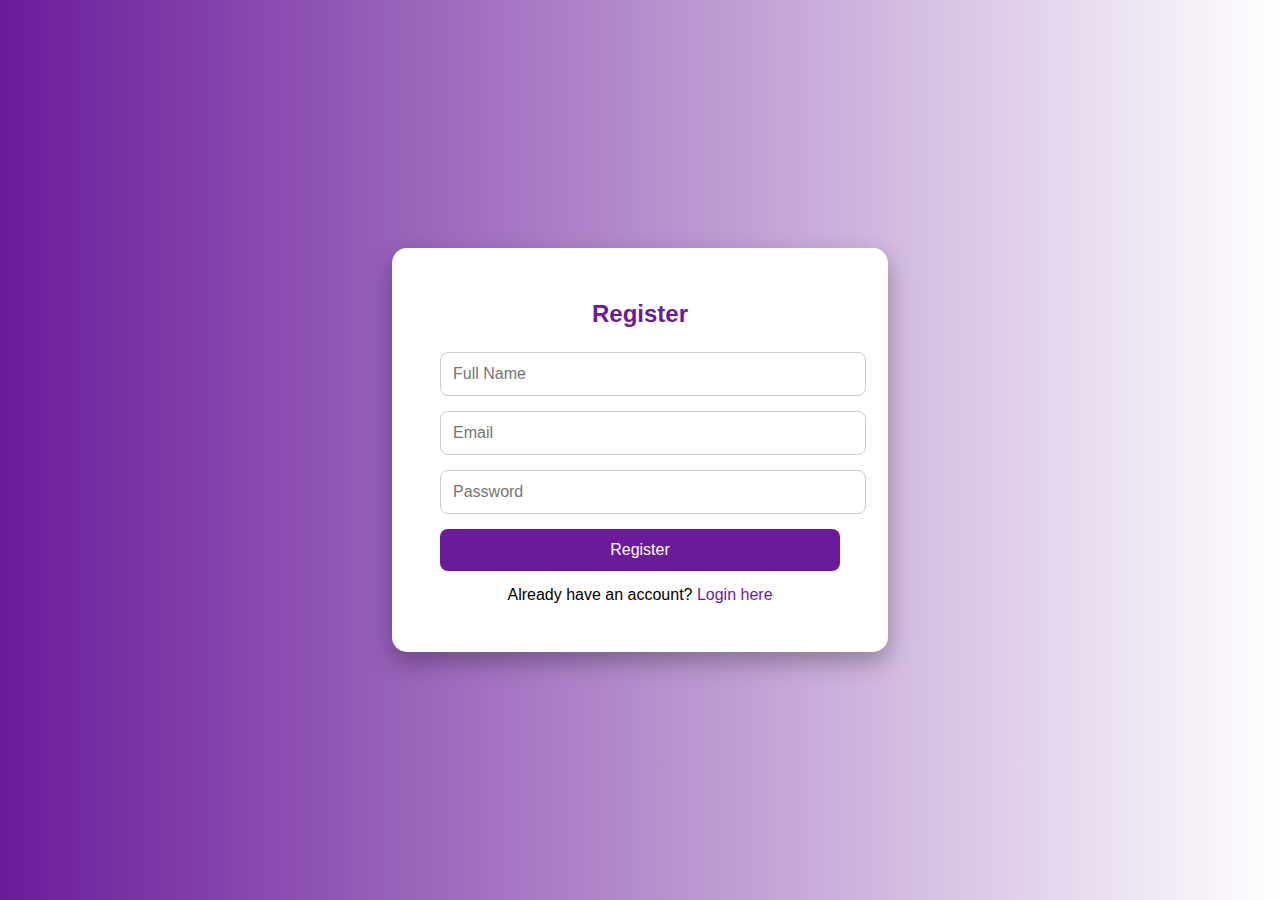
<file: registration.html>
<!DOCTYPE html>
<html lang="en">
<head>
  <meta charset="UTF-8" />
  <meta name="viewport" content="width=device-width, initial-scale=1.0"/>
  <title>Register</title>
  <style>
    body {
      margin: 0;
      padding: 0;
      background: linear-gradient(to right, #6a1b9a, #ffffff); /* Purple to white gradient */
      font-family: Arial, sans-serif;
      display: flex;
      align-items: center;
      justify-content: center;
      height: 100vh;
      color: black;
    }

    .container {
      background-color: white;
      padding: 2rem 3rem;
      border-radius: 15px;
      box-shadow: 0 10px 25px rgba(0, 0, 0, 0.3);
      width: 100%;
      max-width: 400px;
    }

    h2 {
      text-align: center;
      margin-bottom: 1.5rem;
      color: #6a1b9a;
    }

    input[type="text"],
    input[type="email"],
    input[type="password"] {
      width: 100%;
      padding: 12px;
      margin-bottom: 15px;
      border: 1px solid #ccc;
      border-radius: 8px;
      font-size: 16px;
    }

    button {
      background-color: #6a1b9a;
      color: white;
      padding: 12px;
      border: none;
      width: 100%;
      border-radius: 8px;
      font-size: 16px;
      cursor: pointer;
      transition: background-color 0.3s ease;
    }

    button:hover {
      background-color: #4a0072;
    }

    p {
      text-align: center;
      margin-top: 15px;
    }

    a {
      color: #6a1b9a;
      text-decoration: none;
    }

    a:hover {
      text-decoration: underline;
    }
  </style>
</head>
<body>
  <div class="container">
    <h2>Register</h2>
    <form action="register.php" method="POST">
      <input type="text" name="name" placeholder="Full Name" required />
      <input type="email" name="email" placeholder="Email" required />
      <input type="password" name="password" placeholder="Password" required />
      <button type="submit">Register</button>
    </form>
    <p>Already have an account? <a href="login.html">Login here</a></p>
  </div>
</body>
</html>
</file>
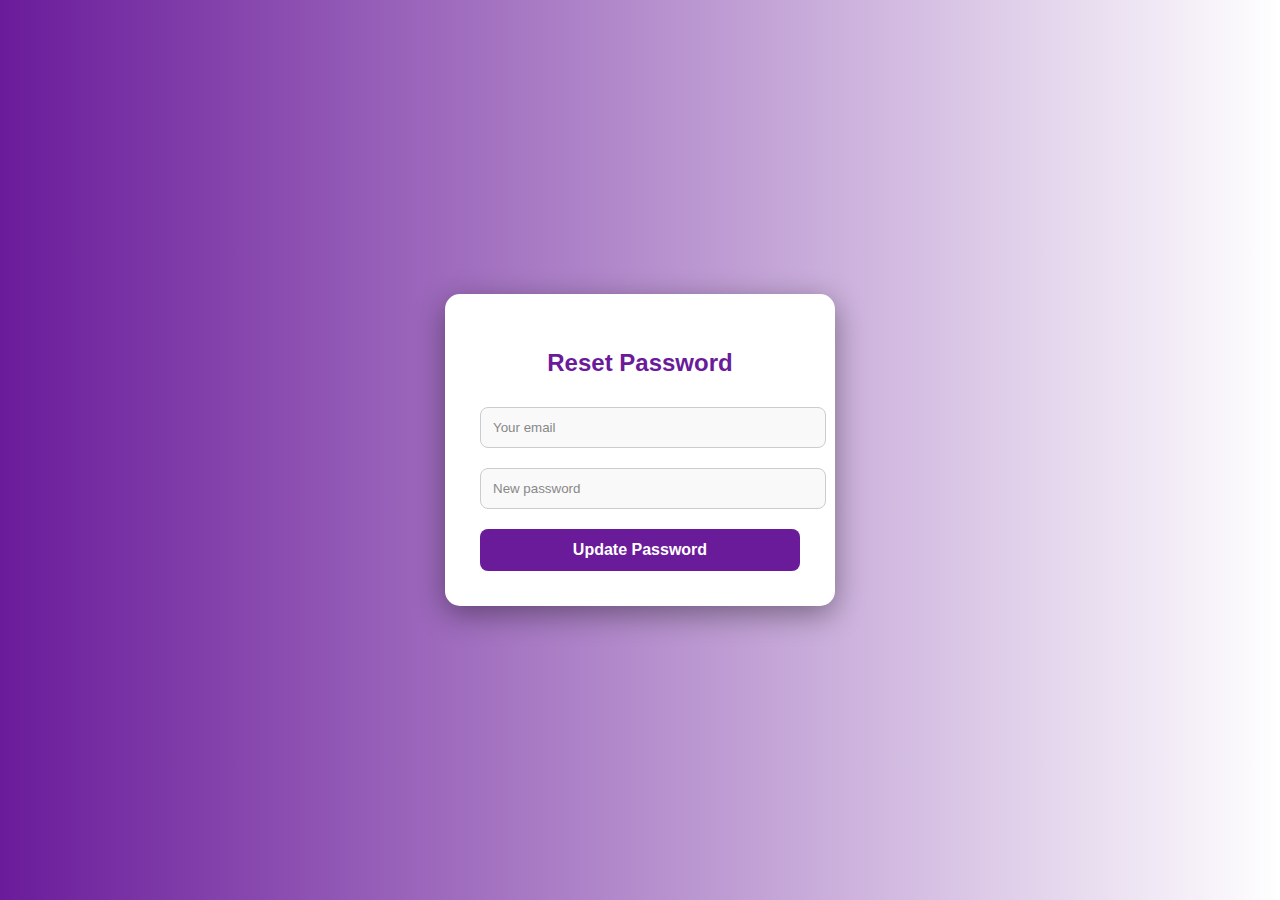
<file: reset_password.html>
<!DOCTYPE html>
<html lang="en">
<head>
  <meta charset="UTF-8">
  <title>Reset Password</title>
  <style>
    body {
      margin: 0;
      padding: 0;
      font-family: 'Segoe UI', Tahoma, Geneva, Verdana, sans-serif;
      background: linear-gradient(to right, #6a1b9a, #ffffff); /* Purple to white gradient */
      height: 100vh;
      display: flex;
      justify-content: center;
      align-items: center;
    }

    .reset-container {
      background: #ffffff;
      padding: 35px;
      border-radius: 15px;
      box-shadow: 0 8px 30px rgba(0, 0, 0, 0.4);
      width: 320px;
      text-align: center;
    }

    .reset-container h2 {
      color: #6a1b9a; /* Purple heading */
      margin-bottom: 20px;
    }

    .reset-container input {
      width: 100%;
      padding: 12px;
      margin: 10px 0;
      border-radius: 8px;
      border: 1px solid #ccc;
      background: #f9f9f9;
      color: #333;
    }

    .reset-container input::placeholder {
      color: #888;
    }

    .reset-container button {
      background: #6a1b9a; /* Purple button */
      color: #ffffff;
      padding: 12px;
      width: 100%;
      border: none;
      border-radius: 8px;
      font-size: 16px;
      font-weight: bold;
      cursor: pointer;
      margin-top: 10px;
      transition: background 0.3s ease;
    }

    .reset-container button:hover {
      background: #4a0072;
    }
  </style>
</head>
<body>
  <div class="reset-container">
    <h2>Reset Password</h2>
    <form action="reset_password.php" method="POST">
      <input type="email" name="email" placeholder="Your email" required>
      <input type="password" name="new_password" placeholder="New password" required>
      <button type="submit">Update Password</button>
    </form>
  </div>
</body>
</html>
</file>
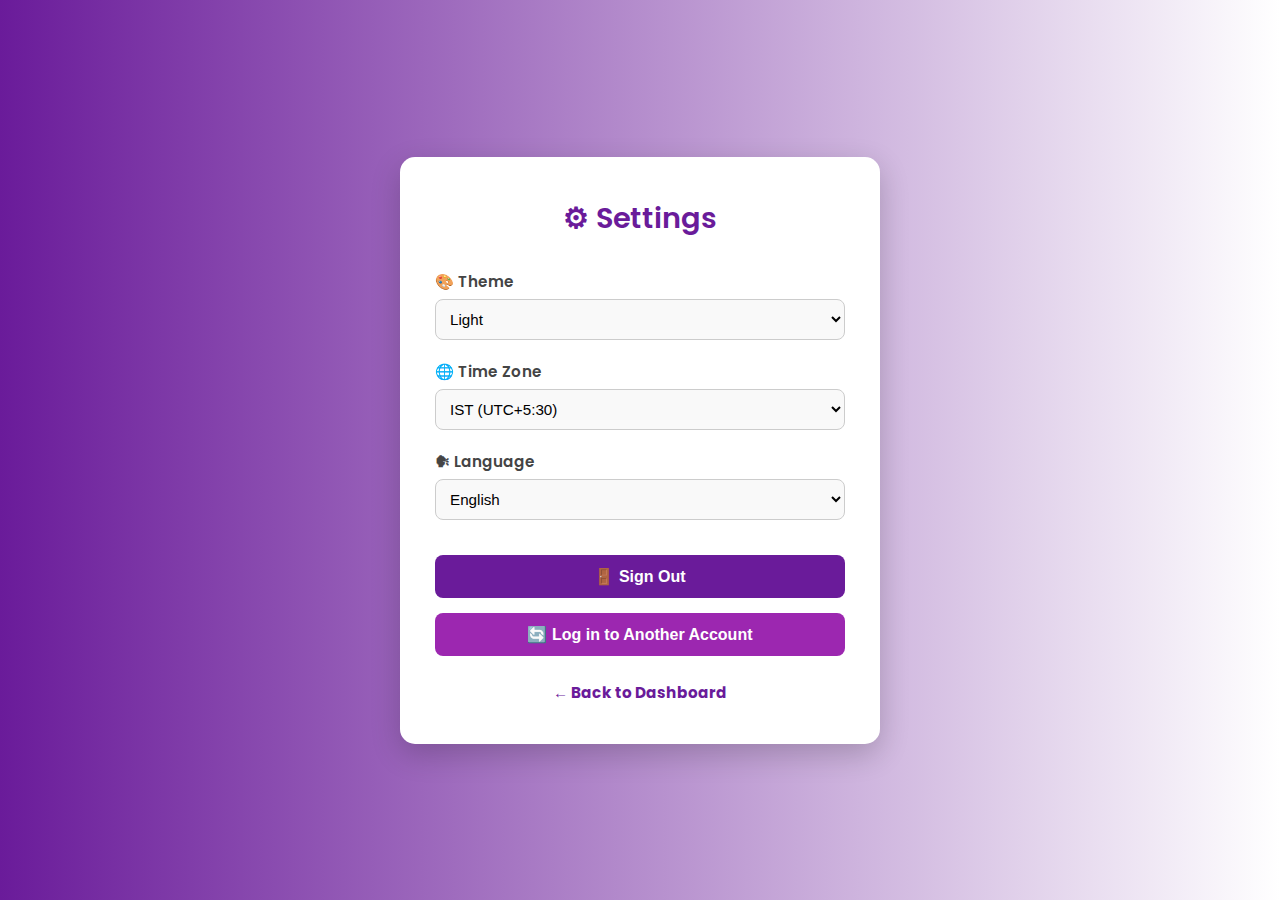
<file: settings.html>
<!DOCTYPE html>
<html lang="en">
<head>
  <meta charset="UTF-8">
  <title>Kronos – Settings</title>
  <link href="https://fonts.googleapis.com/css2?family=Poppins:wght@400;600&display=swap" rel="stylesheet">
  <style>
    * {
      margin: 0;
      padding: 0;
      box-sizing: border-box;
    }

    body {
      font-family: 'Poppins', sans-serif;
      background: linear-gradient(to right, #6a1b9a, #ffffff);
      color: #333;
      min-height: 100vh;
      display: flex;
      justify-content: center;
      align-items: center;
    }

    .settings-container {
      background: #fff;
      width: 480px;
      border-radius: 15px;
      padding: 40px 35px;
      box-shadow: 0 10px 30px rgba(0, 0, 0, 0.2);
    }

    .settings-header {
      font-size: 1.8rem;
      font-weight: 600;
      color: #6a1b9a;
      text-align: center;
      margin-bottom: 30px;
    }

    .setting-group {
      margin-bottom: 20px;
    }

    .setting-group label {
      font-weight: 600;
      font-size: 0.95rem;
      display: block;
      margin-bottom: 6px;
      color: #444;
    }

    .setting-group select {
      width: 100%;
      padding: 10px;
      font-size: 0.95rem;
      border: 1px solid #ccc;
      border-radius: 8px;
      background: #f9f9f9;
    }

    .button {
      width: 100%;
      padding: 12px;
      border: none;
      border-radius: 8px;
      font-size: 1rem;
      font-weight: 600;
      cursor: pointer;
      margin-top: 15px;
      transition: all 0.3s ease;
    }

    .sign-out {
      background-color: #6a1b9a;
      color: white;
    }

    .sign-out:hover {
      background-color: #4a0072;
    }

    .switch-account {
      background-color: #9c27b0;
      color: white;
    }

    .switch-account:hover {
      background-color: #7b1fa2;
    }

    .back-btn {
      display: block;
      text-align: center;
      margin-top: 25px;
      font-size: 0.95rem;
      color: #6a1b9a;
      text-decoration: none;
      font-weight: bold;
    }

    .back-btn:hover {
      text-decoration: underline;
    }
  </style>
</head>
<body>
  <div class="settings-container">
    <div class="settings-header">⚙ Settings</div>

    <div class="setting-group">
      <label for="theme">🎨 Theme</label>
      <select id="theme">
        <option value="light">Light</option>
        <option value="dark" disabled>Dark (coming soon)</option>
      </select>
    </div>

    <div class="setting-group">
      <label for="timezone">🌐 Time Zone</label>
      <select id="timezone">
        <option value="IST">IST (UTC+5:30)</option>
        <option value="UTC">UTC</option>
        <option value="EST">EST (UTC-5)</option>
        <option value="PST">PST (UTC-8)</option>
        <option value="CET">CET (UTC+1)</option>
      </select>
    </div>

    <div class="setting-group">
      <label for="language">🗣 Language</label>
      <select id="language">
        <option value="en">English</option>
        <option value="hi">Hindi</option>
        <option value="es">Spanish</option>
        <option value="fr">French</option>
        <option value="de">German</option>
      </select>
    </div>

    <button class="button sign-out" onclick="signOut()">🚪 Sign Out</button>
    <button class="button switch-account" onclick="switchAccount()">🔄 Log in to Another Account</button>

    <a href="dashboard.php" class="back-btn">← Back to Dashboard</a>
  </div>

  <script>
    // Load saved settings when page loads
    window.addEventListener('DOMContentLoaded', function() {
      // Load other settings if needed
    });

    function signOut() {
      alert("Signing out...");
      window.location.href = 'login.html';
    }

    function switchAccount() {
      alert("Redirecting to login...");
      window.location.href = 'login.html';
    }
  </script>
</body>
</html>
</file>
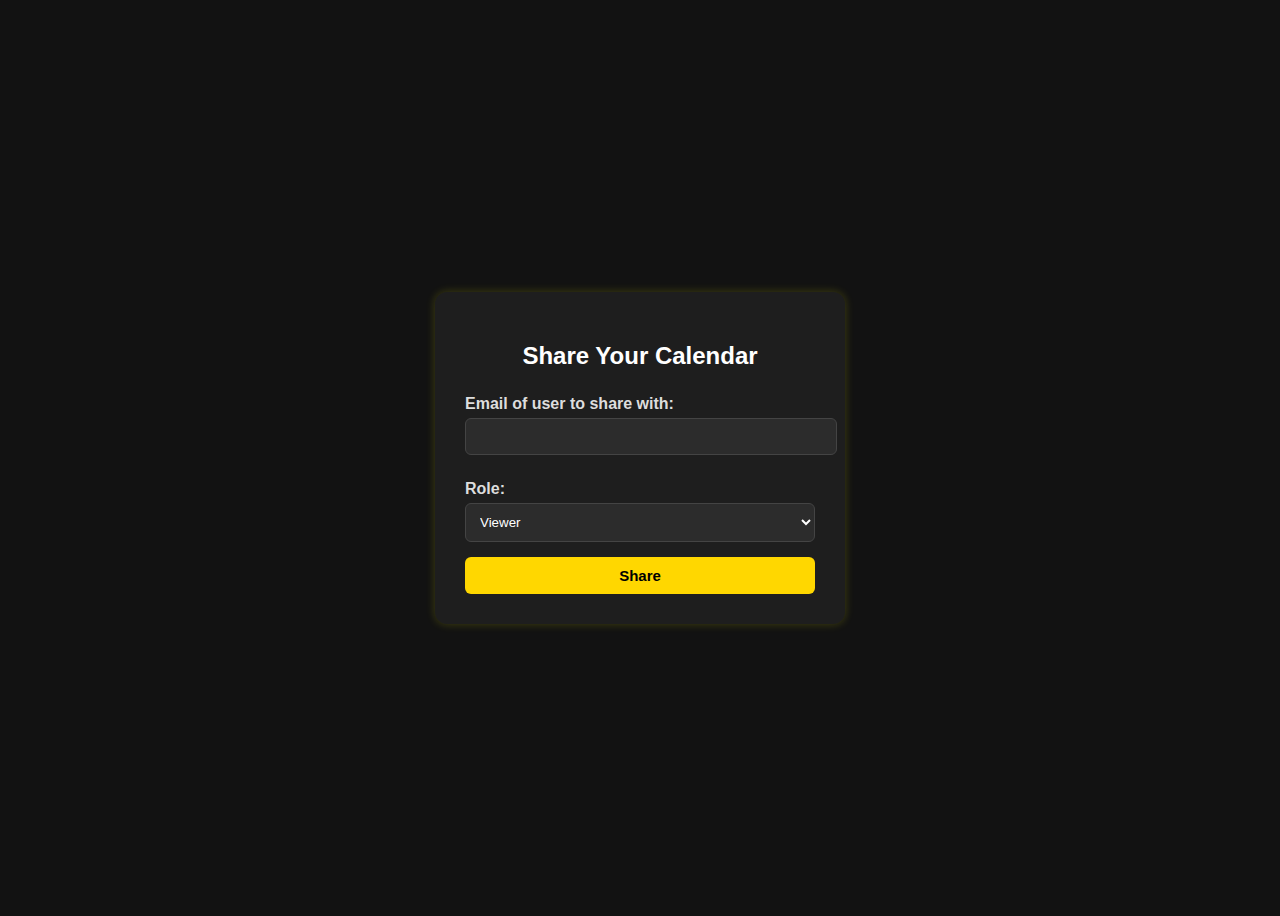
<file: share.html>
<!DOCTYPE html>
<html lang="en">
<head>
  <meta charset="UTF-8" />
  <title>Share Calendar - Kronos</title>
  <style>
    body {
      background-color: #121212;
      color: white;
      font-family: Arial, sans-serif;
      display: flex;
      justify-content: center;
      align-items: center;
      height: 100vh;
    }

    .share-container {
      background-color: #1e1e1e;
      padding: 30px;
      border-radius: 12px;
      box-shadow: 0 0 10px rgba(255, 255, 0, 0.2);
      width: 350px;
    }

    h2 {
      text-align: center;
      margin-bottom: 25px;
      color: #fff;
    }

    label {
      display: block;
      margin-top: 10px;
      font-weight: bold;
      color: #ddd;
    }

    input, select {
      width: 100%;
      padding: 10px;
      margin-top: 5px;
      margin-bottom: 15px;
      border-radius: 6px;
      border: 1px solid #444;
      background-color: #2c2c2c;
      color: white;
    }

    button {
      width: 100%;
      padding: 10px;
      font-size: 15px;
      background-color: #FFD700;
      color: #000;
      font-weight: bold;
      border: none;
      border-radius: 6px;
      cursor: pointer;
      transition: background-color 0.3s ease;
    }

    button:hover {
      background-color: #FFC107;
    }
  </style>
</head>
<body>
  <div class="share-container">
    <h2>Share Your Calendar</h2>
    <form action="share_calendar.php" method="POST">
      <label for="shared_email">Email of user to share with:</label>
      <input type="email" name="shared_email" id="shared_email" required>

      <label for="role">Role:</label>
      <select name="role" id="role" required>
        <option value="Viewer">Viewer</option>
        <option value="Editor">Editor</option>
        <option value="Admin">Admin</option>
      </select>

      <button type="submit">Share</button>
    </form>
  </div>
</body>
</html>
</file>
